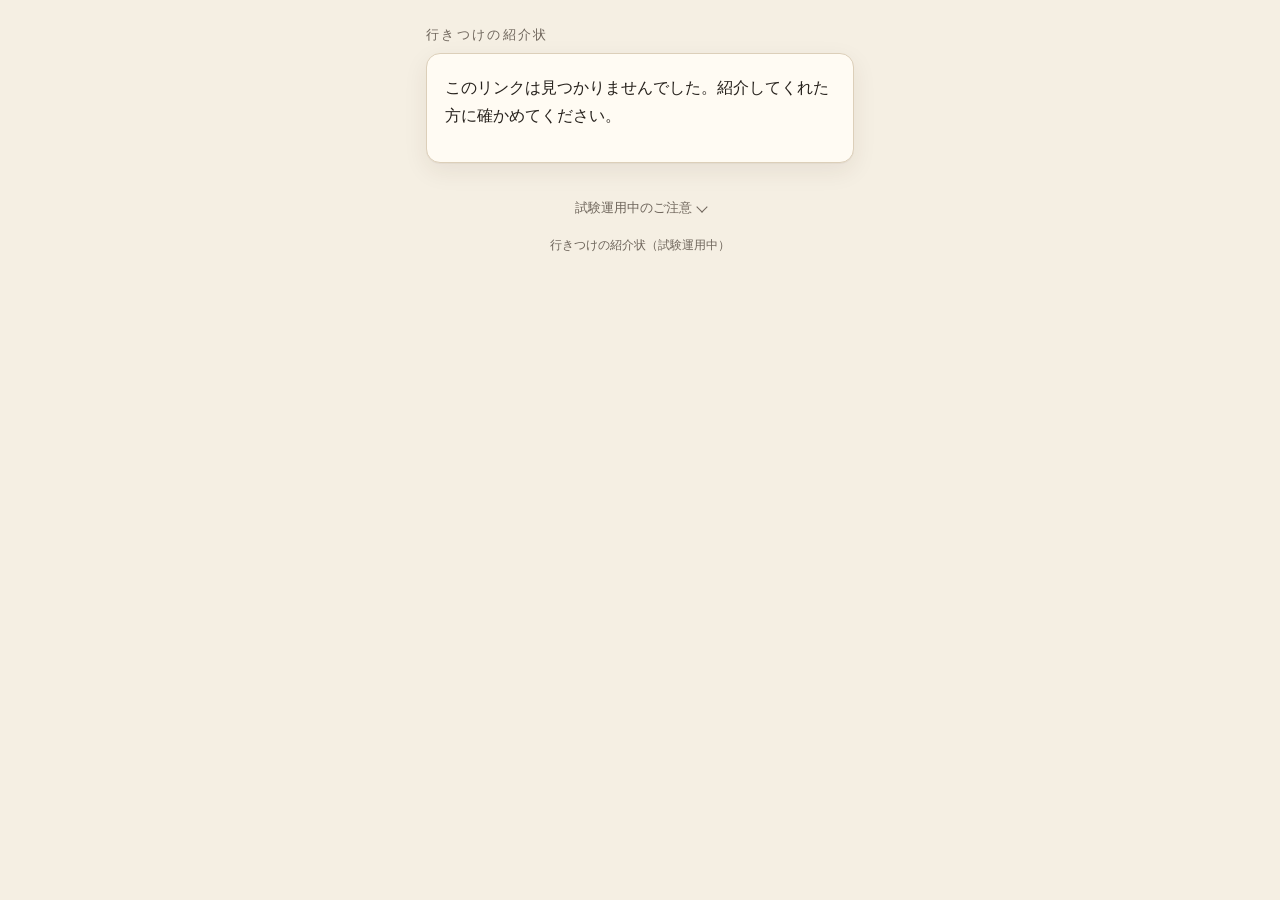
<file: docs/index.html>
<!doctype html>
<html lang="ja">
<head>
<meta charset="utf-8">
<meta name="viewport" content="width=device-width, initial-scale=1">
<meta name="robots" content="noindex, nofollow">
<meta name="referrer" content="no-referrer">
<title>紹介状を送る</title>
<link rel="stylesheet" href="style.css?v=20261027i">
</head>
<body>
<main class="wrap">
  <div id="loading" class="loading">読み込んでいます…</div>

  <div id="error" class="hidden">
    <p class="eyebrow">行きつけの紹介状</p>
    <div class="card"><p id="error-text"></p></div>
  </div>

  <div id="app" class="hidden">
    <p class="eyebrow">行きつけの紹介状を送る</p>
    <h1><span id="ref-name"></span>の紹介用ページ</h1>
    <p class="muted">紹介したいお店と、送る相手の呼び名を入れて、LINEなどで送ってください。名前を知っている相手にだけ送れます。</p>

    <section class="card">
      <h2>1. 紹介するお店</h2>
      <p class="muted">選べるのは、紹介状に参加しているお店だけです。どのお店も、紹介状で来たことを記録できるQRコードを置いています。</p>
      <button id="shop-pick" class="picker" type="button" aria-haspopup="dialog">
        <span class="picker-label" id="shop-pick-label">お店を選ぶ</span>
        <span class="picker-meta" id="shop-pick-meta"></span>
      </button>
    </section>

    <!-- お店を選ぶドロワー（下からせり上がる） -->
    <dialog id="shop-sheet" class="sheet" aria-labelledby="sheet-title">
      <div class="sheet-head">
        <h2 id="sheet-title">紹介するお店</h2>
        <button id="sheet-close" class="sheet-close" type="button" aria-label="閉じる"></button>
      </div>
      <input id="shop-filter" class="sheet-filter" type="search" placeholder="店名で探す" autocomplete="off" aria-label="店名で探す">
      <div id="shops" class="shop-list" role="group" aria-label="紹介するお店"></div>
      <p class="muted small hidden" id="shop-none">見つかりませんでした。</p>
    </dialog>

    <section id="to" class="card hidden">
      <h2>2. 送る相手</h2>
      <label class="field" for="nick">呼び名（<span id="name-max">8</span>文字まで）</label>
      <div class="name-row">
        <input id="nick" type="text" inputmode="text" autocomplete="off" placeholder="例：まっ、ケン、まっちゃんたち">
      </div>
      <div id="hons" class="chips" role="radiogroup" aria-label="敬称"></div>
      <p class="preview" id="preview" aria-live="polite"></p>
      <p class="err" id="name-err" role="alert"></p>
      <button id="make" class="btn primary" type="button" disabled>紹介状をつくる</button>
      <p class="muted">ふだん呼んでいる名前で構いません。紹介状の宛名になり、誰が行ったかを見分けるのに使います。来店のあと、しばらくして消します。</p>
    </section>

    <section id="send" class="card hidden">
      <h2>3. 送る</h2>
      <p class="muted" id="send-lead"></p>
      <a id="line" class="btn line" href="#" target="_blank" rel="noopener">LINEで送る</a>
      <button id="share" class="btn hidden" type="button">ほかのアプリで送る</button>
      <button id="copy" class="btn" type="button">リンクをコピー</button>
      <button id="show-qr" class="btn" type="button" aria-expanded="false">その場でQRを見せる</button>
      <div id="qr-box" class="hidden">
        <div id="qr" class="qr" aria-label="紹介状のQRコード"></div>
        <p class="muted" style="text-align:center">相手のスマホのカメラで読んでもらってください。</p>
      </div>
      <button id="again" class="btn" type="button">別の人にも送る</button>
    </section>

    <details class="card about">
      <summary><h2>紹介状でできること</h2></summary>

      <h3>紹介するあなたに</h3>
      <p>好きなお店を、自信をもって勧められます。誰の紹介かが相手のお店に伝わるので、紹介した人として覚えてもらいやすくなります。</p>
      <p class="muted">たとえば、こんな場面で使えます。</p>
      <ul>
        <li>ラストオーダーのあとに「この先なら、あの店がまだ開いています」と送る</li>
        <li>満席でお断りするお客さんに、近くで入れそうなお店を勧める</li>
        <li>「ラムが好きなら、あのバーのマスターに聞いてみて」と、好みに合う店を伝える</li>
      </ul>

      <h3>紹介されたお店に</h3>
      <p>信頼できるお店や常連からの紹介なので、お店の雰囲気に合うお客さんが来やすくなります。誰の紹介で来たかが分かり、宣伝の費用もかかりません。</p>
      <p class="muted">たとえば、こんな場面を想定しています。</p>
      <ul>
        <li>近くの店のマスターが勧めてくれたお客さんが、そのまま常連になる</li>
        <li>初めてのお客さんとも「あのマスターの紹介なんですね」と話が始められる</li>
        <li>紹介状で何人来たかを、あとから教えてもらえる</li>
      </ul>

      <h3>紹介を受け取った人に</h3>
      <p>初めてのお店でも、「あのお店からの紹介で来ました」と入りやすくなります。紹介状で行ったお店は、スタンプになって自分の「吉祥寺はしごパスポート」にたまっていきます。</p>

      <h3>送ったあとの流れ</h3>
      <ol>
        <li>宛名を入れてつくると、その人専用の紹介状ができます。転送されても、使えるのは一度だけです</li>
        <li>受け取った人は、お会計のときに店内のQRコードを読んで「スタンプを押す」を押します</li>
        <li>お店の手間はQRコードを置いておくだけで、費用はかかりません</li>
      </ol>
    </details>

    <div class="notice">
      このページは、<span id="ref-name-2"></span>専用です。このページのリンクそのものは、ほかの人に渡さないでください。
    </div>
  </div>

  <p class="foot">行きつけの紹介状（試験運用中）</p>
</main>
<div id="toast" role="status" aria-live="polite"></div>

<script src="config.js?v=20261027i"></script>
<script src="vendor/qrcode.js"></script>
<script src="common.js?v=20261027i"></script>
<script>
(function () {
  var S = window.Shokaijo;
  var refId = S.param('r');
  var state = { name: '', days: 30, nameMax: 8, shop: null, letter: null, busy: false };

  function $(id) { return document.getElementById(id); }

  function show(id) {
    ['loading', 'error', 'app'].forEach(function (x) { $(x).classList.toggle('hidden', x !== id); });
  }

  function fail(err) {
    $('error-text').textContent = S.message(err);
    show('error');
  }

  function count(s) { return Array.from(s).length; }
  function nick() { return $('nick').value.replace(/\s+/g, ''); }
  function hon() {
    var c = document.querySelector('input[name="hon"]:checked');
    return c ? c.value : 'さん';
  }
  function fullName(n, h) { return n + (h && h !== 'なし' ? h : ''); }

  function letterUrl(id) {
    var u = new URL('letter.html', location.href);
    // openExternalBrowser=1：LINEで開いてもふつうのブラウザで開く。お店のシールを読んだときに同じ紹介状が見つかるように
    u.search = '?id=' + encodeURIComponent(id) + '&openExternalBrowser=1';
    return u.toString();
  }

  function messageText(l) {
    return fullName(l.nickname, l.honorific) + 'へ\n' +
      l.shop.name + 'への紹介状です。\n' + letterUrl(l.id);
  }

  function hideSend() {
    state.letter = null;
    $('send').classList.add('hidden');
  }

  function canMake() {
    var n = nick();
    return !!n && count(n) <= state.nameMax && !!state.shop && !state.busy && !state.letter;
  }

  function updateName() {
    var n = nick();
    var over = count(n) > state.nameMax;
    $('name-err').textContent = over ? state.nameMax + '文字までにしてください（いま' + count(n) + '文字）' : '';
    $('preview').innerHTML = n ? '宛名：<b>' + S.esc(fullName(n, hon())) + 'へ</b>' : '';
    hideSend();               // 宛名や店を変えたら、つくった紹介状は送る欄から外す（つくり直す）
    $('make').disabled = !canMake();
    makeLabel();
  }

  // つくったあとは、押せないボタンがエラーに見えないよう、文言を変える
  function makeLabel() {
    $('make').textContent = state.letter ? 'つくりました（下から送れます）' : '紹介状をつくる';
  }

  function shopMeta(shop) {
    return [shop.area, shop.closed ? '定休日：' + shop.closed : ''].filter(Boolean).join('・');
  }

  function openSheet() {
    var d = $('shop-sheet');
    $('shop-filter').value = '';
    filterShops();
    if (d.showModal) d.showModal(); else d.setAttribute('open', '');
    // 戻る操作でページから出ないよう、開いている間は履歴を1つ積む
    history.pushState({ sheet: 1 }, '');
  }
  function closeSheet() {
    var d = $('shop-sheet');
    if (d.close) d.close(); else { d.removeAttribute('open'); onSheetClosed(); }
  }
  function onSheetClosed() {
    if (history.state && history.state.sheet) history.back();
    $('shop-pick').focus();
  }
  function filterShops() {
    var q = $('shop-filter').value.trim().toLowerCase();
    var shown = 0;
    Array.prototype.forEach.call(document.querySelectorAll('#shops .shop'), function (b) {
      var hit = !q || b.textContent.toLowerCase().indexOf(q) >= 0;
      b.classList.toggle('hidden', !hit);
      if (hit) shown++;
    });
    $('shop-none').classList.toggle('hidden', shown > 0);
  }

  function selectShop(shop, btn) {
    state.shop = shop;
    Array.prototype.forEach.call(document.querySelectorAll('.shop'), function (b) {
      b.setAttribute('aria-pressed', b === btn ? 'true' : 'false');
    });
    $('shop-pick-label').textContent = shop.name;
    $('shop-pick-meta').textContent = shopMeta(shop);
    $('shop-pick').classList.add('chosen');
    closeSheet();
    $('to').classList.remove('hidden');
    updateName();
    $('to').scrollIntoView({ behavior: 'smooth', block: 'start' });
  }

  function showSend(l) {
    state.letter = l;
    var url = letterUrl(l.id);
    $('send-lead').textContent = fullName(l.nickname, l.honorific) + 'への、' + l.shop.name + 'の紹介状ができました。この人だけに送ってください。';
    $('line').href = S.lineShareUrl(messageText(l));
    $('qr').innerHTML = S.qrSvg(url);
    $('qr-box').classList.add('hidden');
    $('show-qr').setAttribute('aria-expanded', 'false');
    $('send').classList.remove('hidden');
    $('send').scrollIntoView({ behavior: 'smooth', block: 'start' });
  }

  function render(data) {
    state.name = data.name;
    state.days = data.expiryDays || 30;
    state.nameMax = data.nameMax || 8;
    $('name-max').textContent = state.nameMax;
    Array.prototype.forEach.call(document.querySelectorAll('.days'), function (el) { el.textContent = state.days; });
    $('ref-name').textContent = data.name;
    $('ref-name-2').textContent = data.name;

    var hons = $('hons');
    hons.innerHTML = '';
    (data.honorifics || ['さん', 'ちゃん', 'くん', 'なし']).forEach(function (h, i) {
      var l = document.createElement('label');
      l.className = 'chip';
      l.innerHTML = '<input type="radio" name="hon" value="' + S.esc(h) + '"' + (i === 0 ? ' checked' : '') + '><span>' + S.esc(h) + '</span>';
      l.querySelector('input').addEventListener('change', updateName);
      hons.appendChild(l);
    });

    var box = $('shops');
    box.innerHTML = '';
    if (!data.shops.length) box.innerHTML = '<p class="muted">いま紹介できるお店はありません。</p>';
    data.shops.forEach(function (shop) {
      var b = document.createElement('button');
      b.type = 'button';
      b.className = 'shop';
      b.setAttribute('aria-pressed', 'false');
      b.innerHTML = '<span class="name">' + S.esc(shop.name) + '</span>' +
        '<span class="meta">' + S.esc(shopMeta(shop)) + '</span>';
      b.addEventListener('click', function () { selectShop(shop, b); });
      box.appendChild(b);
    });
    show('app');
  }

  $('nick').addEventListener('input', updateName);
  $('shop-pick').addEventListener('click', openSheet);
  $('sheet-close').addEventListener('click', closeSheet);
  $('shop-filter').addEventListener('input', filterShops);
  $('shop-sheet').addEventListener('close', onSheetClosed);
  // 戻る操作では、ドロワーを閉じるだけにする
  window.addEventListener('popstate', function () {
    var d = $('shop-sheet');
    if (d.open) { if (d.close) d.close(); else d.removeAttribute('open'); }
  });
  // 背景を押したら閉じる
  $('shop-sheet').addEventListener('click', function (e) { if (e.target === this) closeSheet(); });

  $('make').addEventListener('click', function () {
    if (!canMake()) return;
    var req = { shop: state.shop.id, nickname: nick(), honorific: hon() };
    state.busy = true;
    $('make').disabled = true;
    $('name-err').textContent = '';
    S.post({ action: 'issue', r: refId, s: req.shop, nickname: req.nickname, honorific: req.honorific })
      .then(function (l) {
        state.busy = false;
        // 通信中に宛名や店が変わっていたら、古い結果は出さない
        if (state.shop && state.shop.id === req.shop && nick() === req.nickname && hon() === req.honorific) { showSend(l); makeLabel(); }
      })
      .catch(function (err) {
        state.busy = false;
        $('name-err').textContent = S.message(err);
      })
      .then(function () { $('make').disabled = !canMake(); });
  });

  $('again').addEventListener('click', function () {
    $('nick').value = '';
    updateName();
    $('to').scrollIntoView({ behavior: 'smooth', block: 'start' });
    $('nick').focus();
  });

  $('copy').addEventListener('click', function () {
    if (!state.letter) return;
    S.copyText(letterUrl(state.letter.id))
      .then(function () { S.toast('リンクをコピーしました'); })
      .catch(function () { S.toast('コピーできませんでした'); });
  });

  if (navigator.share) {
    var shareBtn = $('share');
    shareBtn.classList.remove('hidden');
    shareBtn.addEventListener('click', function () {
      if (!state.letter) return;
      var l = state.letter;
      navigator.share({ title: '紹介状', text: fullName(l.nickname, l.honorific) + 'へ ' + l.shop.name + 'への紹介状です。', url: letterUrl(l.id) })
        .catch(function () { /* 閉じただけ */ });
    });
  }

  $('show-qr').addEventListener('click', function () {
    var box = $('qr-box');
    var open = box.classList.toggle('hidden') === false;
    this.setAttribute('aria-expanded', open ? 'true' : 'false');
    if (open) box.scrollIntoView({ behavior: 'smooth', block: 'center' });
  });

  if (!refId) {
    fail(new Error('referrer_not_found'));
    return;
  }
  S.get({ action: 'referrer', r: refId }).then(render).catch(fail);
})();
</script>
</body>
</html>
</file>
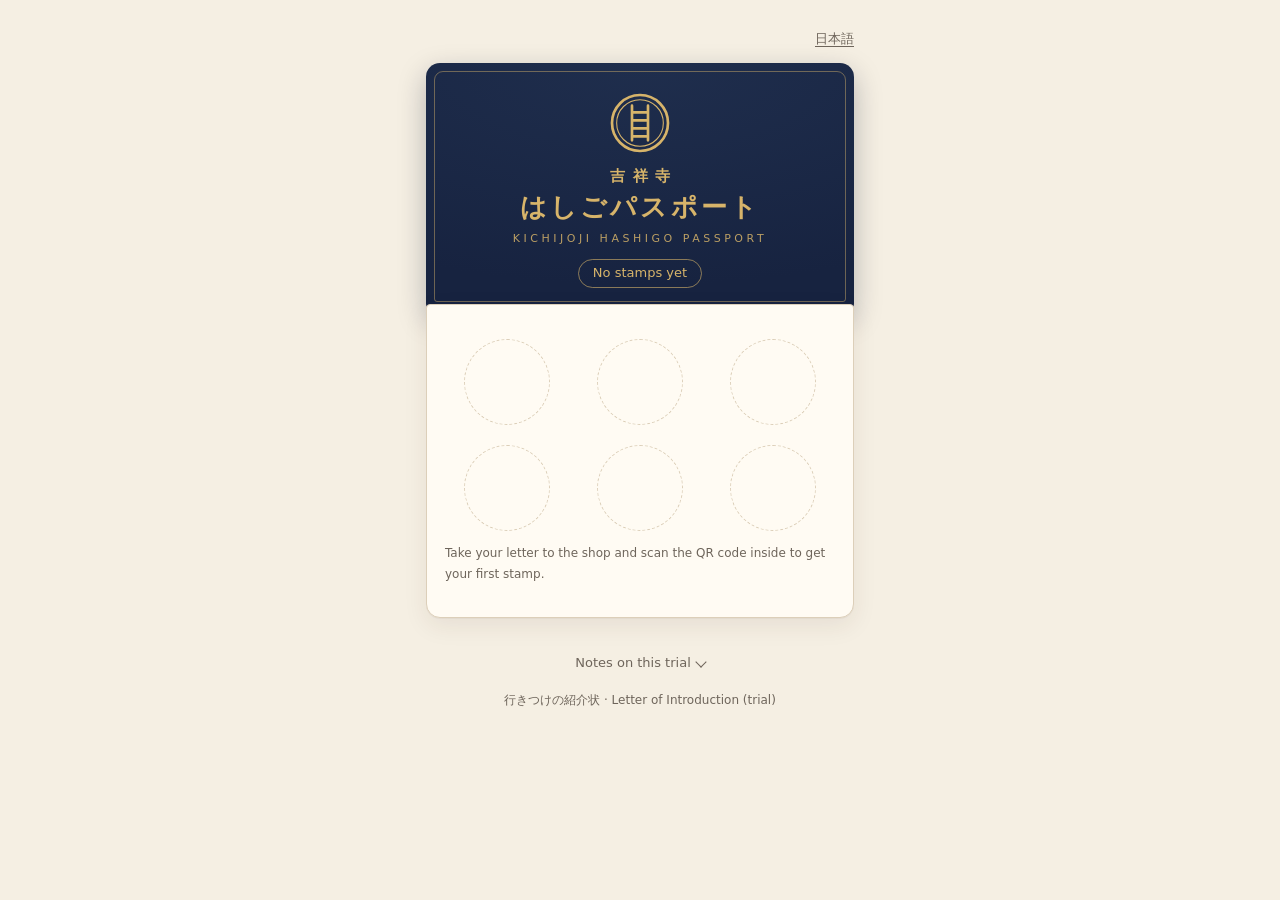
<file: docs/card.html>
<!doctype html>
<html lang="ja" data-i18n>
<head>
<meta charset="utf-8">
<meta name="viewport" content="width=device-width, initial-scale=1">
<meta name="robots" content="noindex, nofollow">
<meta name="referrer" content="no-referrer">
<title>吉祥寺はしごパスポート / Kichijoji Hashigo Passport</title>
<link rel="stylesheet" href="style.css?v=20261027i">
</head>
<body>
<main class="wrap">
  <div id="loading" class="loading" data-en="Opening your passport…">パスポートを開いています…</div>

  <div id="error" class="hidden">
    <div class="card"><p id="error-text"></p></div>
  </div>

  <!-- 自分用リンクを開いたが、このブラウザに別のパスポートがあるとき -->
  <section id="switch" class="card hidden">
    <p id="switch-text"></p>
    <button id="switch-yes" class="btn primary" type="button" data-en="Switch to this passport">このリンクのパスポートに切り替える</button>
    <button id="switch-no" class="btn" type="button" data-en="Keep my current passport">いまのパスポートのままにする</button>
    <p class="muted small" data-en="Switching will not erase the stamps on your current passport. A copy stays on this phone.">切り替えても、いまのパスポートのスタンプは消えません。このスマホの中に控えを残します。</p>
  </section>

  <div id="app" class="hidden">
    <section class="pass-cover">
      <div id="emblem"></div>
      <p class="pass-area serif">吉祥寺</p>
      <h1 class="serif">はしごパスポート</h1>
      <p class="pass-en">KICHIJOJI HASHIGO PASSPORT</p>
      <p class="pass-holder hidden" id="holder"><span>NAME</span><b id="holder-name"></b></p>
      <p class="pass-count" id="count"></p>
    </section>
    <section class="card daishi pass-page">
      <ul class="stamp-grid" id="grid"></ul>
      <p class="muted small" id="empty-note" hidden data-en="Take your letter to the shop and scan the QR code inside to get your first stamp.">紹介状を持ってお店に行き、店内のQRコードを読むと、最初のスタンプが押されます。</p>
    </section>
    <section class="card hidden" id="issue-box"></section>
    <div class="notice hidden" id="retry"><p data-en="We could not check whether this is your passport because of a connection problem.">このスマホのパスポートかどうか、通信の都合で確かめられませんでした。</p><button class="btn small" type="button" id="retry-btn" data-en="Reload">読み込み直す</button></div>
    <p class="notice view-only hidden" id="view-only" data-en="This passport is view-only. Get a stamp on this phone to start a passport of your own.">このパスポートは見るだけです。このスマホでスタンプを押すと、あなた自身のパスポートになります。</p>

    <details class="card howto hidden" id="keep">
      <summary>
        <span class="howto-title" data-en="Keep this passport">このパスポートをとっておく</span>
        <span class="howto-sub" data-en="With your private link, you can carry on even after changing phones">自分用の鍵つきリンクがあれば、スマホを替えても続きから押せます</span>
      </summary>
      <div class="howto-body" id="keep-body"></div>
    </details>
  </div>

  <p class="foot" data-en="行きつけの紹介状 · Letter of Introduction (trial)">行きつけの紹介状（試験運用中）</p>
</main>
<div id="toast" role="status" aria-live="polite"></div>

<script src="config.js?v=20261027i"></script>
<script src="common.js?v=20261027i"></script>
<script>
(function () {
  var S = window.Shokaijo;
  var id = S.param('c');
  function $(x) { return document.getElementById(x); }
  function show(x) {
    ['loading', 'error', 'app'].forEach(function (k) { $(k).classList.toggle('hidden', k !== x); });
  }

  // 表紙とスタンプ面を描く。own は「このスマホのパスポート」か
  function draw(p, own, unsure) {
    var stamps = p.stamps || [];
    $('emblem').innerHTML = S.passEmblem();
    $('holder').classList.toggle('hidden', !p.name);
    $('holder-name').textContent = p.name || '';
    var html = stamps.map(S.stampHtml).join('');
    // 押していない枠も並べて、パスポートらしく見せる（6つ単位）
    var slots = Math.max(6, Math.ceil((stamps.length + 1) / 6) * 6) - stamps.length;
    for (var i = 0; i < slots; i++) html += '<li class="stamp-cell empty" aria-hidden="true"><div class="hanko"></div></li>';
    $('grid').innerHTML = html;
    $('count').textContent = stamps.length ? S.stampCount(stamps.length) : S.L('まだスタンプはありません', 'No stamps yet');
    $('empty-note').hidden = stamps.length > 0;
    $('view-only').classList.toggle('hidden', own || unsure || !p.issued);
    $('retry').classList.toggle('hidden', !unsure);
    // 発行済みの自分のパスポートだけ、とっておく案内を出す
    var keep = own && p.issued;
    $('keep').classList.toggle('hidden', !keep);
    if (keep) {
      $('keep-body').innerHTML = S.keepBoxHtml(p.id) +
        '<details class="rename"><summary>' + S.L('ニックネームを変える', 'Change nickname') + '</summary><div id="rename-box"></div></details>';
      S.bindKeepBox($('keep-body'), p.id);
      // 名前を変えられるのは、鍵を持っているこのスマホだけ
      $('rename-box').innerHTML = S.issueFormHtml('rename');
      S.bindIssueForm($('rename-box'), p.name, function (r) {
        draw(r, true);
        $('keep').open = true;
        S.toast(S.L('ニックネームを変えました', 'Nickname changed'));
      });
    }
    // 未発行で、スタンプがある：ここで発行できる
    var canIssue = own && !p.issued && stamps.length > 0;
    $('issue-box').classList.toggle('hidden', !canIssue);
    if (canIssue) {
      $('issue-box').innerHTML = S.issueFormHtml();
      S.bindIssueForm($('issue-box'), '', function (r) {
        // 発行したら、見るためのURLに切り替える（ブックマークしてもらうため）
        history.replaceState(null, '', S.cardUrl(r.id));
        draw(r, true);
        $('keep').open = true;
        window.scrollTo({ top: 0, behavior: 'smooth' });
      });
    }
    show('app');
  }

  function fail(err) {
    $('error-text').textContent = S.message(err);
    show('error');
  }

  function load() {
  if (id) {
    // 見るためのURL：だれでも見られる。このスマホの鍵の公開IDと同じなら、自分のもの
    // 鍵があるのに確かめられなかったときは、他人扱いにせず「読み込み直す」を出す
    Promise.all([S.get({ action: 'card', card: id }), S.myPass().catch(function () { return 'unsure'; })])
      .then(function (r) { draw(r[0], !!(r[1] && r[1].id === id), r[1] === 'unsure'); })
      .catch(fail);
  } else {
    // URLなし：このスマホのパスポート。鍵がなければ白紙
    S.myPass().then(function (p) {
      if (p && p.issued) history.replaceState(null, '', S.cardUrl(p.id));
      draw(p || { stamps: [], issued: false }, !!p);
    }).catch(fail);
  }
  }

  // 自分用リンク（#k=鍵）から開いたとき：鍵を受け取り、アドレスバーからは消す
  var h = S.keyFromHash();
  function dropHash() { history.replaceState(null, '', location.pathname + location.search); }
  if (h.state === 'conflict') {
    $('loading').classList.add('hidden');
    S.myPass().then(function (cur) {
      var n = S.stampCount(cur ? cur.stamps.length : 0);
      var desc = cur && cur.issued ? S.L('「' + cur.name + '」・', '"' + cur.name + '", ') + n : n;
      if (cur && !cur.issued && !cur.stamps.length) { S.adoptKey(h.key); dropHash(); load(); return; }
      $('switch-text').textContent = S.L('このスマホには、別のパスポート（' + desc + '）があります。この自分用リンクのパスポートに切り替えますか？',
        'This phone already has another passport (' + desc + '). Switch to the passport in this private link?');
      $('switch').classList.remove('hidden');
    }).catch(function () {
      $('switch-text').textContent = S.L('このスマホには、別のパスポートがあります。この自分用リンクのパスポートに切り替えますか？', 'This phone already has another passport. Switch to the passport in this private link?');
      $('switch').classList.remove('hidden');
    });
    $('switch-yes').addEventListener('click', function () {
      S.adoptKey(h.key); dropHash(); $('switch').classList.add('hidden'); show('loading'); load();
    });
    $('switch-no').addEventListener('click', function () {
      dropHash(); $('switch').classList.add('hidden'); show('loading'); load();
    });
  } else {
    if (h.state !== 'none') dropHash();
    if (h.state === 'adopted') S.toast(S.L('このブラウザで、続きから押せるようになりました', 'You can now carry on in this browser'));
    load();
  }

  $('retry-btn').addEventListener('click', function () { location.reload(); });
  // 同じページのまま自分用リンクを開いたとき（# だけが変わる）も、読み込み直して鍵を受け取る
  window.addEventListener('hashchange', function () { if (/k=K/.test(location.hash)) location.reload(); });
})();
</script>
</body>
</html>
</file>
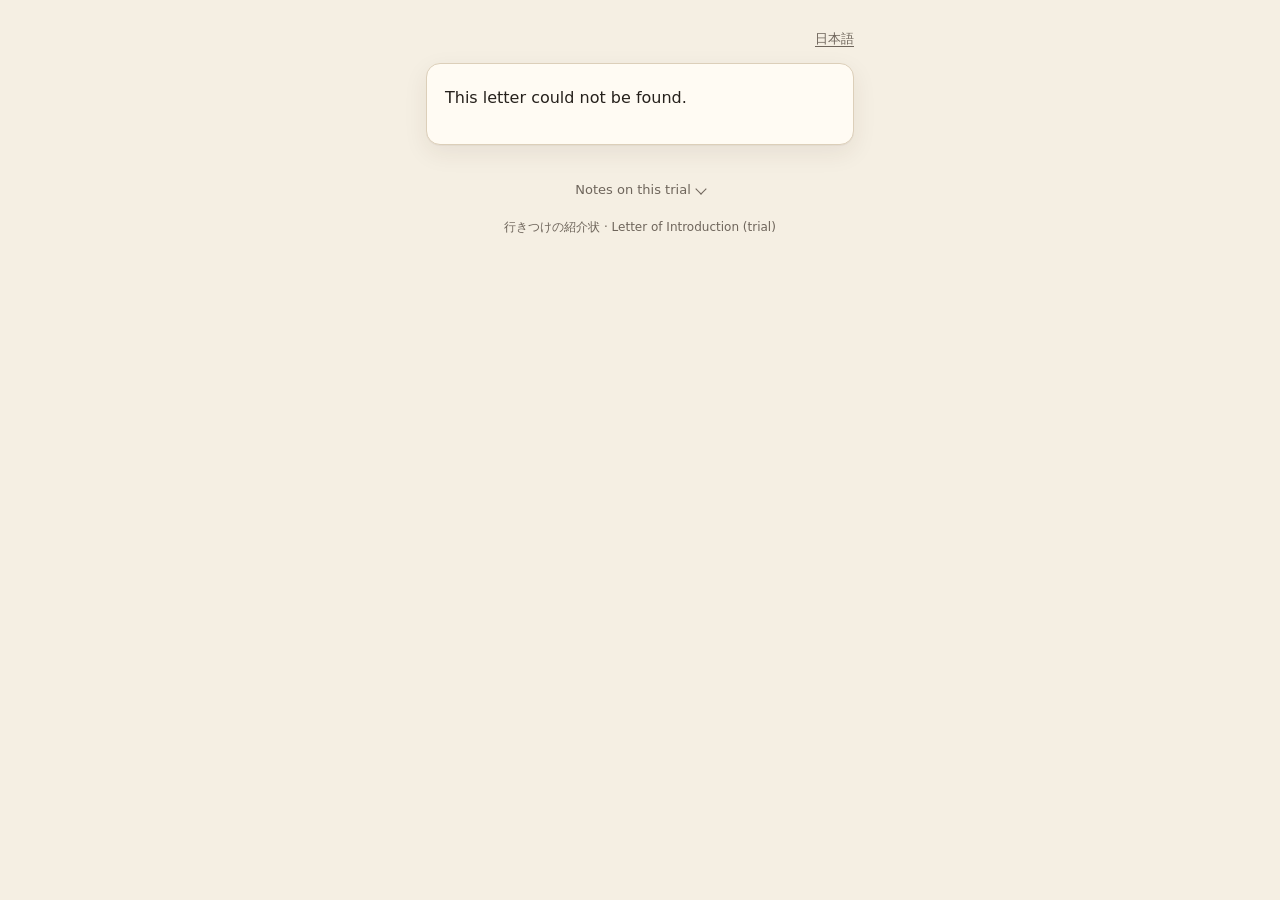
<file: docs/letter.html>
<!doctype html>
<html lang="ja" data-i18n>
<head>
<meta charset="utf-8">
<meta name="viewport" content="width=device-width, initial-scale=1">
<meta name="robots" content="noindex, nofollow">
<meta name="referrer" content="no-referrer">
<title>紹介状</title>
<link rel="stylesheet" href="style.css?v=20261027i">
</head>
<body>
<main class="wrap">
  <div id="loading" class="loading" data-en="Opening your letter…">紹介状を開いています…</div>

  <div id="error" class="hidden">
    <div class="card"><p id="error-text"></p></div>
  </div>

  <div id="app" class="hidden">

    <!-- 紹介状の本体（どの時点でも出す） -->
    <!-- 搭乗券のような券面。言葉は「紹介状」のまま、見た目だけ旅に寄せる -->
    <section class="card letter ticket" aria-labelledby="shop-name">
      <div class="ticket-head">
        <span class="ticket-brand serif">行きつけの紹介状</span>
        <span class="ticket-kind">LETTER OF INTRODUCTION</span>
      </div>
      <div class="ticket-body">
        <p class="ticket-label">DEAR</p>
        <p class="addressee serif" id="addressee"></p>
        <div class="route">
          <div class="route-from">
            <p class="ticket-label">FROM</p>
            <p class="from" id="from"></p>
          </div>
          <span class="route-arrow" aria-hidden="true"></span>
          <div class="route-to">
            <p class="ticket-label">TO</p>
            <h1 class="to serif"><span id="shop-name"></span><span class="sr-only">への紹介状</span></h1>
          </div>
        </div>
      </div>
      <!-- 営業時間や定休日は変わることがあるので出さない。地図で確かめてもらう -->
      <!-- お店に入るとき：受け取った直後だけ、券の半券側に出す -->
      <div class="ticket-stub" id="stub">
      <p class="enter-tip hidden" id="enter-tip" data-en="Once you have settled in, show this screen to the staff. They will see at a glance that &lt;span id=&quot;from-3&quot;&gt;&lt;/span&gt; sent you. It might get a conversation going, even at a place that is new to you.">お店に入って一息ついたら、この画面をお店の人に見せてみてください。一目で<span id="from-3"></span>からの紹介だとわかります。初めてのお店でも、話題に花が咲くかもしれません。</p>
      <p class="maplink" id="facts"><a id="map" href="#" target="_blank" rel="noopener" data-en="Open in Maps">地図で見る</a></p>
      </div>
    </section>

    <!-- 1. 受け取った直後：読むだけ -->
    <div id="before" class="hidden">
      <!-- お会計のとき：QRコードの読み方（最初は閉じておく） -->
      <details class="card howto" id="howto">
        <summary>
          <span class="howto-title" data-en="When you pay">お会計のときに</span>
          <span class="howto-sub" data-en="Scan the QR code in the shop to get a visit stamp">店内のQRコードを読むと、来店スタンプが押されます</span>
        </summary>
        <div class="howto-body">
          <p data-en="Scan the &quot;Letter of Introduction&quot; QR code in the shop with your phone camera, then tap &quot;Get your stamp&quot;. Each shop you visit with a letter adds a stamp to your own Kichijoji Hashigo Passport.">スマホのカメラで、店内にある「行きつけの紹介状」のQRコードを読み、「スタンプを押す」を押してください。紹介状で行ったお店の来店スタンプが、あなた専用の「吉祥寺はしごパスポート」にたまっていきます。</p>
        </div>
      </details>
      <a class="pass-mini hidden" id="mycard-before" href="card.html"></a>
    </div>

    <!-- 2. 帰り際：シールから開いたとき -->
    <section id="visit-card" class="card visit hidden">
      <h2 data-en="Get a stamp to remember your visit">来店記念にスタンプを押しましょう</h2>
      <p data-en="Every shop you visit in Kichijoji lines up in your own passport. Show your bar-hopping record to your friends.">吉祥寺で行ったお店が、あなた専用のパスポートに並んでいきます。はしごの記録は、友だちに見せて自慢できます。</p>
      <p class="err" id="visit-err" role="alert"></p>
      <button id="visit-btn" class="btn primary" type="button" data-en="Get your stamp">スタンプを押す</button>
      <p class="muted small" data-en="You can do this when you pay, or after you leave.">お会計のときでも、お店を出てからでも押せます。</p>
    </section>

    <!-- 3. 押したあと -->
    <section id="used" class="card stamp hidden" aria-live="polite">
      <!-- このスマホで押した人にだけ、スタンプとお礼を出す -->
      <div id="used-mine">
        <p class="notice again hidden" id="used-again"></p>
      <ul class="stamp-one" id="used-stamp"></ul>
        <p class="greet serif" id="used-name"></p>
        <p class="muted small" data-en="Stamped: &lt;span id=&quot;used-at&quot;&gt;&lt;/span&gt;">押した日時：<span id="used-at"></span></p>
        <!-- スタンプに添えるひとこと：選ぶとすぐ保存。選び直せる -->
        <div class="ask words-box">
          <p class="ask-title" data-en="Add a word to your stamp">スタンプにひとこと添える</p>
          <div id="words" class="chips" role="group" aria-label="スタンプに添えるひとこと（1つ）"></div>
          <p class="err" id="words-err" role="alert"></p>
          <p class="muted small" id="words-note" data-en="Pick one. It is added right away, and you can change it later.">1つ選ぶと、すぐスタンプに添えられます。あとから変えられます。</p>
        </div>
      </div>
      <!-- 転送された人など、このスマホで押していない人 -->
      <p id="used-other" class="hidden" data-en="This letter has already been used. Ask the person who introduced you for a new one.">この紹介状は使用済みです。紹介してくれた人に、新しい紹介状を頼んでみてください。</p>
    </section>

    <!-- はしごパスポート：未発行なら発行の欄、発行済みなら表紙 -->
    <section class="card card-box hidden" id="card-box"></section>

    <!-- 来店の問い：このスマホで押した人に、答えていなければ畳んで出す（開かなくてよい） -->
    <details class="card howto ask-drawer hidden" id="ask">
      <summary>
        <span class="howto-title" data-en="Mind telling us? (optional)">よかったら教えてください（任意）</span>
        <span class="howto-sub" data-en="It helps us improve the letters">紹介状の改善に役立てます</span>
      </summary>
      <div class="howto-body" id="ask-body">
        <div id="ask-from-box">
          <p class="ask-q" data-en="Where did you come from today?">どちらから来ましたか</p>
          <div class="chips" id="ask-from" role="radiogroup" aria-label="どちらから来ましたか"></div>
        </div>
        <p class="ask-q" data-en="Without this introduction, what would you have done tonight?">この紹介がなかったら、今夜はどうしていましたか</p>
        <div class="chips" id="ask-else" role="radiogroup" aria-label="この紹介がなかったら"></div>
        <p class="err" id="ask-err" role="alert"></p>
        <button class="btn primary" type="button" id="ask-send" disabled data-en="Save my answers">回答を保存する</button>
      </div>
    </details>
    <p class="ask-thanks hidden" id="ask-thanks" data-en="Thank you for your answers.">ご回答ありがとうございました。</p>


    <!-- 期限切れ・停止 -->
    <section id="closed-state" class="card hidden">
      <p id="closed-text"></p>
    </section>
  </div>

  <p class="foot" data-en="行きつけの紹介状 · Letter of Introduction (trial)">行きつけの紹介状（試験運用中）</p>
</main>
<div id="toast" role="status" aria-live="polite"></div>

<script src="config.js?v=20261027i"></script>
<script src="common.js?v=20261027i"></script>
<script>
(function () {
  var S = window.Shokaijo;
  var letter = null;
  var at = S.param('at');          // お店のシールから来たときの店ID
  var justPressed = null;         // このスマホで、いま押したときのパスポートの様子（visit の結果）

  function $(id) { return document.getElementById(id); }

  function show(id) {
    ['loading', 'error', 'app'].forEach(function (x) { $(x).classList.toggle('hidden', x !== id); });
  }

  function fail(err) {
    $('error-text').textContent = S.message(err);
    show('error');
  }

  function fullName(nick, hon) {
    if (!nick) return '';
    if (S.en) return nick;   // 英語のときは敬称を付けない
    return nick + (hon && hon !== 'なし' ? hon : '');
  }

  function pickedWords() {
    return Array.prototype.map.call(document.querySelectorAll('input[name="word"]:checked'), function (c) { return c.value; });
  }

  function drawStamp(d, words) {
    $('used-stamp').innerHTML = S.stampHtml({ shop: d.shop.name, map: d.shop.mapQuery || d.shop.name, from: d.from, date: d.usedAt, words: words }, 0);
  }

  // スタンプに添えるひとこと。押した本人だけ。選ぶたびに保存し、スタンプの絵にもすぐ出す
  var wordsTimer = null, wordsSeq = 0;
  function renderWords(d) {
    var box = $('words');
    box.innerHTML = '';
    var current = (d.words || [])[0] || '';
    (d.wordChoices || []).forEach(function (w) {
      var l = document.createElement('label');
      l.className = 'chip';
      l.innerHTML = '<input type="checkbox" name="word" value="' + S.esc(w) + '"><span>' + S.wordIcon(w) + S.esc(S.label(w)) + '</span>';
      l.querySelector('input').checked = w === current;
      l.querySelector('input').addEventListener('change', function (e) {
        // ひとことは1つだけ。選んだら、ほかは外す（同じものをもう一度押せば外れる）
        if (e.target.checked) Array.prototype.forEach.call(document.querySelectorAll('input[name="word"]'), function (x) { if (x !== e.target) x.checked = false; });
        saveWords(d);
      });
      box.appendChild(l);
    });
  }
  function saveWords(d) {
    var words = pickedWords();
    drawStamp(d, words);
    $('words-err').textContent = '';
    clearTimeout(wordsTimer);
    // 続けて選んだときは、最後の選び方だけを送る
    wordsTimer = setTimeout(function () {
      var seq = ++wordsSeq;
      S.post({ action: 'words', id: d.id, key: S.myKey(), words: words })
        .then(function (r) { if (seq === wordsSeq) { d.words = r.words; S.toast(S.L('スタンプに添えました', 'Added to your stamp')); } })
        .catch(function (e) { if (seq === wordsSeq) $('words-err').textContent = S.message(e); });
    }, 600);
  }

  function render(d) {
    letter = d;
    S.rememberLetter(d.id, d.shop.id, { name: d.shop.name });
    var name = fullName(d.nickname, d.honorific);

    $('addressee').textContent = name;
    $('addressee').previousElementSibling.classList.toggle('hidden', !name);
    $('addressee').classList.toggle('hidden', !name);
    $('from').textContent = d.from;
    $('from-3').textContent = d.from;
    Array.prototype.forEach.call(document.querySelectorAll('.from-name'), function (el) { el.textContent = d.from; });
    $('shop-name').textContent = d.shop.name;
    $('map').href = S.mapUrl(d.shop.mapQuery || d.shop.name);
    document.title = S.L(d.shop.name + 'への紹介状', 'Letter to ' + d.shop.name);

    var unused = d.status === 'unused';
    var atShop = unused && !!at;

    // 1. 受け取った直後 / 2. 帰り際 / 3. 押したあと を出し分ける
    $('before').classList.toggle('hidden', !unused || atShop);
    $('enter-tip').classList.toggle('hidden', !unused || atShop);
    $('visit-card').classList.toggle('hidden', !atShop);
    $('used').classList.toggle('hidden', d.status !== 'used');
    $('closed-state').classList.toggle('hidden', d.status !== 'stopped');
    // 帰り際とそのあとは、お店の案内（営業時間など）はもう要らない
    $('facts').classList.toggle('hidden', atShop || d.status === 'used');
    // 下に何も出さない時点では、区切り線と余白も消す
    document.querySelector('.letter').classList.toggle('compact', atShop || d.status === 'used');

    // 受け取った直後は「スタンプを押す」を出さない（シールを読んだときだけ）

    var mine = d.status === 'used' && (!!justPressed || S.pressedHere(d.id));
    $('used-mine').classList.toggle('hidden', !mine);
    $('used-other').classList.toggle('hidden', d.status !== 'used' || mine);
    if (d.status === 'used' && mine) {
      $('used-name').innerHTML = S.L(S.esc(d.shop.name) + 'の<br>スタンプを押しました', 'Your stamp from<br>' + S.esc(d.shop.name));
      $('used-at').textContent = d.usedAt;
      drawStamp(d, d.words);
      renderWords(d);
    }
    $('used').classList.toggle('just-pressed', !!justPressed);
    // もう一度QRを読んだとき：今日押したのではないことをはっきり伝える
    var again = mine && !!at && !justPressed;
    $('used-again').classList.toggle('hidden', !again);
    if (again) $('used-again').textContent = S.L('この紹介状のスタンプは、' + S.jpDate(d.usedAt) + 'に押してあります。紹介状1枚につき、スタンプは1つです。',
      'The stamp for this letter was collected on ' + S.jpDate(d.usedAt) + '. Each letter gets one stamp.');

    renderAsk(d, mine);

    // はしごパスポート：このスマホで押したときだけ（転送された人には出さない）
    $('card-box').classList.add('hidden');
    if (mine) {
      if (justPressed) renderPassBox(justPressed, false);
      else S.myPass().then(function (p) { renderPassBox(p, false); }).catch(function () {});
    }

    // 入り口は、パスポートがまだない人にも出す（開くと白紙のパスポート）
    var showBefore = unused && !atShop;
    $('mycard-before').classList.toggle('hidden', !showBefore);
    if (showBefore) {
      $('mycard-before').innerHTML = S.passMiniHtml(null);
      S.myPass().then(function (p) {
        $('mycard-before').innerHTML = S.passMiniHtml(p);
        $('mycard-before').href = S.cardUrl(p && p.issued ? p.id : '');
      }).catch(function () {});
    }
    if (d.status === 'stopped') $('closed-text').textContent = S.L('この紹介状は、いまは使えません。', 'This letter cannot be used right now.');
    if (d.status === 'expired') $('closed-text').textContent = S.L('この紹介状は、いまは使えません。紹介してくれた人に、新しい紹介状を頼んでみてください。', 'This letter cannot be used right now. Ask the person who introduced you for a new one.');
    $('closed-state').classList.toggle('hidden', d.status !== 'stopped' && d.status !== 'expired');
    show('app');
  }

  // 来店の問い：どこからは、このスマホで一度答えたら聞かない。紹介がなかったらは紹介状ごとに聞く
  function renderAsk(d, mine) {
    var show = mine && !S.answered(d.id) && (d.answerElse || []).length > 0;
    $('ask').classList.toggle('hidden', !show);
    if (!show) return;
    $('ask-thanks').classList.add('hidden');
    var askFrom = !S.fromAnswered();
    $('ask-from-box').classList.toggle('hidden', !askFrom);
    function chips(box, name, list) {
      box.innerHTML = list.map(function (v) {
        return '<label class="chip"><input type="radio" name="' + name + '" value="' + S.esc(v) + '"><span>' + S.esc(S.label(v)) + '</span></label>';
      }).join('');
    }
    chips($('ask-from'), 'ask-from', d.answerFrom || []);
    chips($('ask-else'), 'ask-else', d.answerElse || []);
    function picked(name) { var c = document.querySelector('input[name="' + name + '"]:checked'); return c ? c.value : ''; }
    function update() { $('ask-send').disabled = !(picked('ask-from') || picked('ask-else')); }
    Array.prototype.forEach.call(document.querySelectorAll('#ask input'), function (i) { i.addEventListener('change', update); });
    $('ask-send').onclick = function () {
      var btn = this;
      btn.disabled = true;
      $('ask-err').textContent = '';
      var from = askFrom ? picked('ask-from') : '';
      function done() {
        S.markAnswered(d.id, !!from);
        // 答えたら畳みごと消して、お礼を一行だけ残す
        $('ask').classList.add('hidden');
        $('ask-thanks').classList.remove('hidden');
      }
      S.post({ action: 'answer', id: d.id, key: S.myKey(), from: from, else: picked('ask-else') })
        .then(done)
        .catch(function (e) {
          // 通信が切れて送り直したときなど、もう記録されていれば答えたことにする
          if (e && e.message === 'already_answered') { done(); return; }
          $('ask-err').textContent = S.message(e); update();
        });
    };
  }

  // 押したあとのパスポート欄。未発行なら発行の欄、発行済みなら表紙（発行した直後は、とっておく案内も）
  function renderPassBox(p, justIssued) {
    var box = $('card-box');
    if (!p) { box.classList.add('hidden'); return; }
    var lead = '';
    var unsaved = S.keyIsSaved() ? '' :
      '<p class="notice warn small">' + S.L('このブラウザでは、パスポートの情報を保存できません。次に押すときは新しいパスポートになるので、発行したら今のうちにリンクを送っておいてください。',
        'This browser cannot save your passport. Your next stamp would start a new passport, so after issuing it, send yourself the link now.') + '</p>';
    if (!p.issued) {
      box.innerHTML = lead + unsaved + S.issueFormHtml();
      S.bindIssueForm(box, '', function (r) { renderPassBox(r, true); });
    } else {
      box.innerHTML = (justIssued ? '<p><b>' + S.L('パスポートを発行しました。', 'Your passport has been issued.') + '</b></p>' : lead) +
        '<a class="pass-mini" href="' + S.esc(S.cardUrl(p.id)) + '">' + S.passMiniHtml(p) + '</a>' +
        (justIssued ? S.keepBoxHtml(p.id) : '') + unsaved;
      S.bindKeepBox(box, p.id);
    }
    box.classList.remove('hidden');
  }

  function load(id) {
    return S.get({ action: 'letter', id: id }).then(function (d) {
      if (d.status === 'used' && !S.pressedHere(d.id) && S.pendingHere(d.id) && S.myKey()) {
        // 押した直後に応答が届かなかった：同じ鍵で送り直すと、本人なら1回目と同じ結果が返る
        return S.post({ action: 'visit', id: d.id, at: d.shop.id, words: [], key: S.myKey() })
          .then(function (r) { S.rememberLetter(r.id, r.shop.id, { pressed: true }); justPressed = r.pass || null; render(r); })
          .catch(function () { S.rememberLetter(d.id, d.shop.id, { pending: false }); render(d); });
      }
      render(d);
    });
  }

  $('visit-btn').addEventListener('click', function () {
    var btn = this;
    btn.disabled = true;
    $('visit-err').textContent = '';
    // 鍵は押す前にこのスマホで作っておく。応答が届かなくても、押し直せば同じ結果が返る
    S.rememberLetter(letter.id, letter.shop.id, { pending: true });
    S.post({ action: 'visit', id: letter.id, at: at, words: [], key: S.ensureKey() })
      .then(function (d) {
        S.rememberLetter(d.id, d.shop.id, { pressed: true });
        justPressed = d.pass || null;
        render(d);
        window.scrollTo({ top: 0, behavior: 'smooth' });
      })
      .catch(function (err) {
        $('visit-err').textContent = S.message(err);
        if (err.message !== 'wrong_shop' && err.message !== 'network') load(letter.id).catch(function () {});
      })
      .then(function () { btn.disabled = false; });
  });

  var id = S.param('id');
  if (!id) {
    // 以前の形のリンク（?k=…&s=…）は、もう紹介状をつくらない
    fail(new Error(S.param('k') ? 'old_link' : 'letter_not_found'));
    return;
  }
  load(id).catch(fail);
})();
</script>
</body>
</html>
</file>
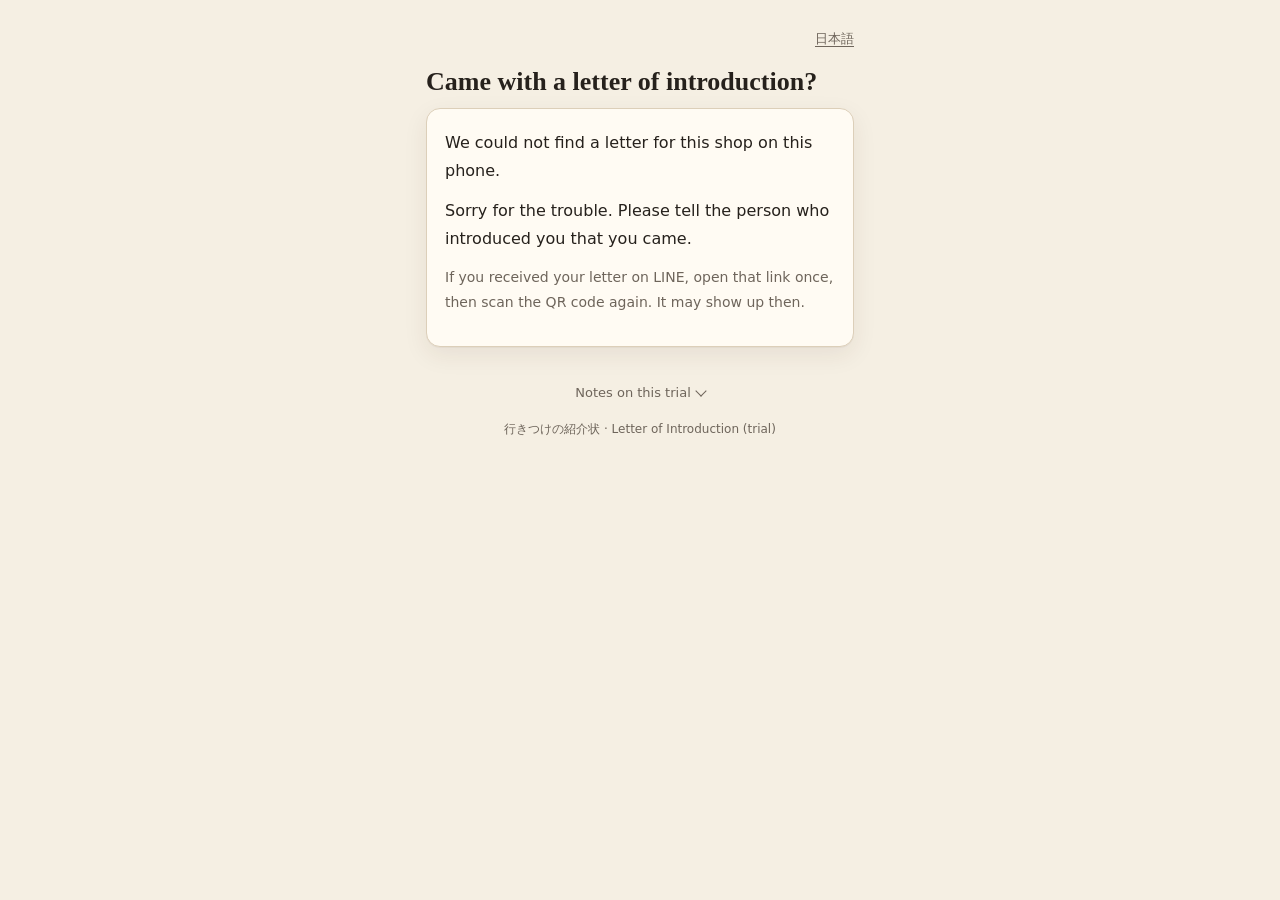
<file: docs/visit.html>
<!doctype html>
<html lang="ja" data-i18n>
<head>
<meta charset="utf-8">
<meta name="viewport" content="width=device-width, initial-scale=1">
<meta name="robots" content="noindex, nofollow">
<meta name="referrer" content="no-referrer">
<title>紹介状</title>
<link rel="stylesheet" href="style.css?v=20261027i">
</head>
<body>
<main class="wrap">
  <div id="loading" class="loading" data-en="Looking for your letter…">紹介状を探しています…</div>

  <div id="none" class="hidden">
    <h1 data-en="Came with a letter of introduction?">紹介状で来られた方へ</h1>
    <!-- ほかのお店への紹介状があるとき：まず、どこ宛てかを伝える -->
    <section class="card hidden" id="other-box">
      <p class="other-lead" id="other-lead"></p>
      <div id="other-links"></div>
      <p class="muted small" data-en="You cannot get a stamp with the QR code of a shop other than the one on your letter.">紹介状の行き先と違うお店のQRコードでは、スタンプは押せません。</p>
    </section>
    <section class="card" id="none-box">
      <p id="none-lead" data-en="We could not find a letter for this shop on this phone.">このスマホでは、このお店への紹介状が見つかりませんでした。</p>
      <p data-en="Sorry for the trouble. Please tell the person who introduced you that you came.">お手数ですが、紹介してくれた人に、お店に行ったことを直接伝えてください。</p>
      <p class="muted" data-en="If you received your letter on LINE, open that link once, then scan the QR code again. It may show up then.">紹介状をLINEで受け取った方は、一度そのリンクを開いてから、もう一度QRコードを読むと見つかることがあります。</p>
    </section>
  </div>

  <p class="foot" data-en="行きつけの紹介状 · Letter of Introduction (trial)">行きつけの紹介状（試験運用中）</p>
</main>

<script src="config.js?v=20261027i"></script>
<script src="common.js?v=20261027i"></script>
<script>
(function () {
  var S = window.Shokaijo;
  var shop = S.param('s');

  var netError = false;

  function showNone() {
    if (netError) document.getElementById('none-lead').textContent = S.L('通信できず、紹介状を確かめられませんでした。電波のよいところで、もう一度QRコードを読んでください。', 'We could not check your letter because of a connection problem. Please scan the QR code again where the signal is better.');
    // このスマホにある、ほかのお店宛てのまだ押していない紹介状
    var others = all.filter(function (x) { return x.shop !== shop && !x.pressed; }).slice(0, 3);
    var box = document.getElementById('other-box');
    if (others.length && !netError) {
      var names = others.map(function (x) { return x.name || S.L('別のお店', 'another shop'); });
      document.getElementById('other-lead').innerHTML = S.L('このスマホにある紹介状は、<b>', 'The letters on this phone are for <b>') +
        names.map(S.esc).join(S.L('</b>・<b>', '</b>, <b>')) + S.L('</b>宛てです。', '</b>.');
      document.getElementById('other-links').innerHTML = others.map(function (x) {
        return '<a class="btn" href="letter.html?id=' + encodeURIComponent(x.id) + '">' + S.L(S.esc(x.name || '別のお店') + 'への紹介状を開く', 'Open the letter for ' + S.esc(x.name || 'another shop')) + '</a>';
      }).join('');
      box.classList.remove('hidden');
      document.getElementById('none-box').classList.add('hidden');
    }
    document.getElementById('loading').classList.add('hidden');
    document.getElementById('none').classList.remove('hidden');
  }

  function go(id) {
    var u = new URL('letter.html', location.href);
    u.search = '?id=' + encodeURIComponent(id) + '&at=' + encodeURIComponent(shop);
    location.replace(u.toString());
  }

  var all = S.rememberedLetters();
  var here = all.filter(function (x) { return x.shop === shop; });
  if (!shop || !here.length) {
    showNone();
    return;
  }

  // 新しい順に見て、まだ使っていない紹介状があればそれを開く。なければ一番新しいもの（使用済みの表示）
  var i = 0;
  var firstFound = null;
  (function next() {
    if (i >= here.length) {
      if (firstFound) go(firstFound); else showNone();
      return;
    }
    var id = here[i++].id;
    S.get({ action: 'letter', id: id }).then(function (d) {
      if (!firstFound) firstFound = id;
      if (d.status === 'unused') go(id); else next();
    }).catch(function (err) {
      if (err && err.message === 'network') netError = true;
      next();
    });
  })();
})();
</script>
</body>
</html>
</file>
<file: docs/style.css>
:root {
  --paper: #f5efe3;
  --card: #fffbf3;
  --ink: #26211c;
  --muted: #6e655b;
  --line: #dccfb9;
  --accent: #b0412b;
  --accent-ink: #ffffff;
  --soft: #f0e6d4;
  --ok: #2f6b4f;
  --warn: #8a5a12;
  --shadow: 0 1px 0 rgba(60, 40, 20, 0.04), 0 8px 24px rgba(60, 40, 20, 0.08);
  color-scheme: light;
}

@media (prefers-color-scheme: dark) {
  :root:not([data-theme="light"]) {
    --paper: #191714;
    --card: #23201c;
    --ink: #eee6d8;
    --muted: #b1a796;
    --line: #3a342d;
    --accent: #e07158;
    --accent-ink: #1b1512;
    --soft: #2c2823;
    --ok: #7cc3a0;
    --warn: #e0b45f;
    --shadow: 0 8px 24px rgba(0, 0, 0, 0.35);
    color-scheme: dark;
  }
}

:root[data-theme="dark"] {
  --paper: #191714;
  --card: #23201c;
  --ink: #eee6d8;
  --muted: #b1a796;
  --line: #3a342d;
  --accent: #e07158;
  --accent-ink: #1b1512;
  --soft: #2c2823;
  --ok: #7cc3a0;
  --warn: #e0b45f;
  --shadow: 0 8px 24px rgba(0, 0, 0, 0.35);
  color-scheme: dark;
}

* { box-sizing: border-box; }

html, body { margin: 0; }

body {
  background: var(--paper);
  color: var(--ink);
  font-family: "Hiragino Sans", "Noto Sans JP", "Noto Sans CJK JP", system-ui, sans-serif;
  font-size: 16px;
  line-height: 1.75;
  -webkit-text-size-adjust: 100%;
}

.wrap {
  max-width: 460px;
  margin: 0 auto;
  padding: 24px 16px 56px;
}

.eyebrow {
  margin: 0 0 6px;
  font-size: 13px;
  letter-spacing: 0.18em;
  color: var(--muted);
}

h1, h2, .serif {
  font-family: "Hiragino Mincho ProN", "Noto Serif JP", "Noto Serif CJK JP", "Yu Mincho", serif;
  font-weight: 600;
}

h1 { font-size: 26px; line-height: 1.45; margin: 0 0 8px; }
h2 { font-size: 18px; margin: 0 0 10px; }

p { margin: 0 0 12px; }

.muted { color: var(--muted); font-size: 14px; }

.card {
  background: var(--card);
  border: 1px solid var(--line);
  border-radius: 14px;
  padding: 20px 18px;
  margin: 0 0 16px;
  box-shadow: var(--shadow);
}

/* 紹介状の本体：便箋らしく */
.letter {
  position: relative;
  padding: 26px 20px 22px;
  border-radius: 6px;
  background: var(--card);
}
.letter .to { padding-bottom: 12px; border-bottom: 1px solid var(--line); }
.letter::before {
  content: "";
  position: absolute;
  inset: 6px;
  border: 1px solid var(--line);
  border-radius: 3px;
  pointer-events: none;
}
.letter .from { font-size: 15px; color: var(--muted); margin-bottom: 4px; }
.letter .to { font-size: 28px; line-height: 1.4; margin: 0 0 14px; }
.letter .to small { font-size: 16px; font-weight: 500; }

.facts { display: grid; grid-template-columns: auto 1fr; gap: 4px 14px; margin: 0 0 12px; font-size: 15px; }
.facts dt { color: var(--muted); }
.facts dd { margin: 0; }

.expiry {
  display: inline-block;
  margin-top: 6px;
  padding: 4px 12px;
  border-radius: 999px;
  background: var(--soft);
  font-size: 14px;
}

.btn {
  display: flex;
  align-items: center;
  justify-content: center;
  gap: 8px;
  width: 100%;
  min-height: 48px;
  padding: 10px 16px;
  margin: 0 0 10px;
  border: 1px solid var(--line);
  border-radius: 12px;
  background: var(--card);
  color: var(--ink);
  font: inherit;
  font-size: 16px;
  text-decoration: none;
  cursor: pointer;
}
.btn:disabled { opacity: 0.5; cursor: default; }
.btn.primary { background: var(--accent); border-color: var(--accent); color: var(--accent-ink); font-weight: 600; }
.btn.line { background: #06c755; border-color: #06c755; color: #fff; font-weight: 600; }
.btn.small { min-height: 40px; font-size: 15px; width: auto; display: inline-flex; margin: 0; }
.btn:focus-visible, input:focus-visible, select:focus-visible, .chip input:focus-visible + span {
  outline: 3px solid color-mix(in srgb, var(--accent) 45%, transparent);
  outline-offset: 2px;
}

a { color: var(--accent); }

label.field { display: block; font-weight: 600; margin: 0 0 6px; }

.name-row { display: flex; gap: 8px; align-items: stretch; margin: 0 0 8px; }
.name-row input {
  flex: 1 1 auto;
  min-width: 0;
  min-height: 48px;
  padding: 8px 12px;
  border: 1px solid var(--line);
  border-radius: 12px;
  background: var(--paper);
  color: var(--ink);
  font: inherit;
  font-size: 20px;
}
.chips { display: flex; flex-wrap: wrap; gap: 6px; margin: 0 0 10px; }
.chip { position: relative; }
.chip input { position: absolute; opacity: 0; inset: 0; margin: 0; cursor: pointer; }
.chip span {
  display: inline-block;
  min-width: 64px;
  text-align: center;
  padding: 8px 12px;
  border: 1px solid var(--line);
  border-radius: 999px;
  background: var(--paper);
  font-size: 15px;
}
.chip input:checked + span { background: var(--ink); color: var(--paper); border-color: var(--ink); }

.preview { font-size: 15px; margin: 0 0 12px; }
.preview b { font-size: 18px; }

.shop-list { display: grid; gap: 10px; margin: 0 0 16px; }
.shop {
  display: block;
  width: 100%;
  text-align: left;
  padding: 14px 16px;
  border: 1px solid var(--line);
  border-radius: 12px;
  background: var(--card);
  color: var(--ink);
  font: inherit;
  cursor: pointer;
}
.shop .name { font-size: 18px; font-weight: 600; display: block; }
.shop .meta { font-size: 13px; color: var(--muted); }
.shop[aria-pressed="true"] { border-color: var(--accent); box-shadow: 0 0 0 2px color-mix(in srgb, var(--accent) 35%, transparent); }

.qr { display: flex; justify-content: center; padding: 12px; background: #fff; border-radius: 12px; margin: 0 0 10px; }
.qr svg { width: 220px; height: 220px; }

.code-input {
  width: 100%;
  min-height: 56px;
  font: inherit;
  font-size: 28px;
  letter-spacing: 0.5em;
  text-align: center;
  border: 1px solid var(--line);
  border-radius: 12px;
  background: var(--paper);
  color: var(--ink);
  margin: 0 0 10px;
}

.stamp {
  text-align: center;
  padding: 28px 16px;
}
.stamp .seal {
  display: inline-grid;
  place-items: center;
  width: 92px;
  height: 92px;
  border: 3px solid var(--accent);
  border-radius: 50%;
  color: var(--accent);
  font-family: "Hiragino Mincho ProN", "Noto Serif JP", "Noto Serif CJK JP", serif;
  font-weight: 700;
  font-size: 20px;
  transform: rotate(-8deg);
  margin-bottom: 12px;
}
.greet { font-size: 26px; margin: 4px 0 6px; }

.about summary {
  display: flex;
  align-items: center;
  justify-content: space-between;
  gap: 12px;
  min-height: 32px;
  cursor: pointer;
  list-style: none;
}
.about summary::-webkit-details-marker { display: none; }
.about summary h2 { margin: 0; }
.about summary::after {
  content: "";
  flex: 0 0 auto;
  width: 10px;
  height: 10px;
  border-right: 2px solid var(--muted);
  border-bottom: 2px solid var(--muted);
  transform: rotate(45deg) translateY(-3px);
  transition: transform 0.2s;
}
.about[open] summary::after { transform: rotate(-135deg) translateY(-3px); }
.about[open] summary { margin-bottom: 8px; }
.about h3 { font-size: 16px; margin: 18px 0 6px; }
.about h3:first-of-type { margin-top: 4px; }
.about ul, .about ol { margin: 0 0 8px; padding-left: 1.3em; font-size: 15px; }
.about li { margin-bottom: 4px; }

/* 紹介状の本体をいちばん目立たせる */
.letter { box-shadow: 0 1px 0 rgba(60, 40, 20, 0.04), 0 14px 36px rgba(60, 40, 20, 0.14); margin-bottom: 20px; }


/* お店での使い方（アコーディオン） */
.howto { padding: 0; box-shadow: none; }
.howto > summary {
  display: flex; flex-direction: column; gap: 2px;
  padding: 16px 44px 16px 18px;
  cursor: pointer; list-style: none; position: relative;
}
.howto > summary::-webkit-details-marker { display: none; }
.howto > summary::after {
  content: ""; position: absolute; right: 20px; top: 50%;
  width: 10px; height: 10px;
  border-right: 2px solid var(--muted); border-bottom: 2px solid var(--muted);
  transform: translateY(-70%) rotate(45deg); transition: transform 0.2s;
}
.howto[open] > summary::after { transform: translateY(-30%) rotate(-135deg); }
.howto-title { font-weight: 600; font-size: 16px; }
.howto-sub { font-size: 13px; color: var(--muted); }
.steps { list-style: none; margin: 0; padding: 0 18px 8px; counter-reset: step; }
.steps > li { position: relative; padding: 14px 0 10px 38px; border-top: 1px solid var(--line); counter-increment: step; }
.steps > li::before {
  content: counter(step); position: absolute; left: 0; top: 14px;
  width: 26px; height: 26px; border-radius: 50%;
  display: grid; place-items: center;
  background: var(--soft); color: var(--ink); font-size: 14px; font-weight: 600;
}
.steps h3 { font-size: 15px; margin: 2px 0 6px; }
.steps p { font-size: 15px; }
.linkish {
  background: none; border: 0; padding: 4px 0; margin: 2px 0 6px;
  color: var(--accent); font: inherit; font-size: 14px; text-decoration: underline; cursor: pointer; text-align: left;
}

.maplink { margin: 0; font-size: 15px; }
.enter-tip { margin: 0 0 12px; font-size: 14px; line-height: 1.8; color: var(--ink); }
.howto-body { padding: 14px 0 6px; border-top: 1px solid var(--line); margin: 0 18px; }
.howto-body p { font-size: 14px; line-height: 1.8; }

.letter .addressee { font-size: 20px; margin: 0 0 10px; }
.used-words { font-size: 16px; color: var(--accent); margin: 0 0 10px; }
.visit .chips { margin-top: 4px; }

.notice { padding: 14px 16px; border-radius: 12px; background: var(--soft); font-size: 15px; }
.notice.warn { color: var(--warn); }

.hidden { display: none !important; }

.err { color: var(--accent); font-size: 14px; min-height: 1.5em; margin: 0 0 8px; }

.foot { text-align: center; color: var(--muted); font-size: 12px; margin-top: 24px; }

#toast {
  position: fixed;
  left: 50%;
  bottom: 24px;
  transform: translate(-50%, 20px);
  background: var(--ink);
  color: var(--paper);
  padding: 10px 16px;
  border-radius: 999px;
  font-size: 14px;
  opacity: 0;
  transition: opacity 0.2s, transform 0.2s;
  pointer-events: none;
  max-width: calc(100% - 32px);
}
#toast.show { opacity: 1; transform: translate(-50%, 0); }

.loading { text-align: center; color: var(--muted); padding: 48px 0; }

@media (prefers-reduced-motion: reduce) {
  #toast { transition: none; }
  .howto > summary::after { transition: none; }
  .about summary::after { transition: none; }
}

.muted.small { font-size: 12px; }
.letter.compact .to { border-bottom: 0; padding-bottom: 0; margin-bottom: 0; }

/* 台紙とスタンプ */
.icon { width: 18px; height: 18px; vertical-align: -3px; }
.daishi h1 { margin-bottom: 2px; }
.stamp-grid {
  list-style: none; margin: 14px 0 6px; padding: 0;
  display: grid; grid-template-columns: repeat(3, 1fr); gap: 14px 8px;
}
.stamp-cell { text-align: center; min-width: 0; }
.hanko {
  width: 86px; height: 86px; margin: 0 auto 6px;
  border: 2.5px solid var(--accent); border-radius: 50%;
  display: flex; flex-direction: column; align-items: center; justify-content: center;
  color: var(--accent); padding: 8px;
  font-family: "Hiragino Mincho ProN", "Noto Serif JP", "Noto Serif CJK JP", serif;
  box-shadow: inset 0 0 0 3px var(--card), inset 0 0 0 4px color-mix(in srgb, var(--accent) 55%, transparent);
}
.hanko-shop { font-weight: 700; line-height: 1.15; overflow-wrap: anywhere; }
.hanko-shop.l { font-size: 16px; }
.hanko-shop.m { font-size: 13px; }
.hanko-shop.s { font-size: 10.5px; }
.hanko-date { font-size: 10px; margin-top: 3px; letter-spacing: 0.04em; font-family: "Hiragino Sans", "Noto Sans JP", sans-serif; }
.stamp-cell.empty .hanko { border: 1.5px dashed var(--line); box-shadow: none; }
.stamp-from { font-size: 12px; color: var(--muted); margin: 0; line-height: 1.4; overflow-wrap: anywhere; }
.stamp-words { margin: 2px 0 0; color: var(--accent); display: flex; justify-content: center; gap: 4px; }
.stamp-words .icon { width: 16px; height: 16px; }

/* 押したあと：押されたスタンプを大きめに */
.stamp-one { list-style: none; margin: 0 0 12px; padding: 0; }
.stamp-one .hanko { width: 112px; height: 112px; }
.stamp-one .hanko-shop.l { font-size: 20px; }
.stamp-one .hanko-shop.m { font-size: 16px; }
.stamp-one .hanko-shop.s { font-size: 13px; }
.stamp-one .hanko-date { font-size: 12px; }
.stamp-one .stamp-from { display: none; }
.word-tags { display: flex; flex-wrap: wrap; justify-content: center; gap: 6px; margin: 0 0 10px; }
.word-tags span { display: inline-flex; align-items: center; gap: 4px; padding: 2px 10px; border-radius: 999px; background: var(--soft); color: var(--accent); font-size: 14px; }
.chip span .icon { width: 16px; height: 16px; margin-right: 3px; vertical-align: -3px; }
.card-box { margin-top: 14px; padding-top: 14px; border-top: 1px solid var(--line); text-align: left; }
.card-box p { font-size: 14px; }
.mycard-link { text-align: center; font-size: 14px; margin: 4px 0 0; }
@media (prefers-reduced-motion: no-preference) {
  .just-pressed .hanko { animation: press 0.45s ease-out both; }
  @keyframes press { 0% { transform: scale(1.6) rotate(-7deg); opacity: 0; } 70% { transform: scale(0.96) rotate(-7deg); opacity: 1; } 100% { transform: scale(1) rotate(-7deg); } }
}

/* はしごパスポート：表紙と入り口 */
:root { --pass-bg: #1f2e4d; --pass-bg2: #172340; --pass-gold: #d7b46a; }
.pass-cover {
  position: relative;
  text-align: center;
  color: var(--pass-gold);
  background: radial-gradient(120% 90% at 50% 0%, var(--pass-bg) 0%, var(--pass-bg2) 100%);
  border-radius: 14px 14px 6px 6px;
  padding: 28px 18px 22px;
  margin: 0 0 -6px;
  box-shadow: 0 10px 28px rgba(20, 25, 45, 0.28);
}
.pass-cover::after {
  content: ""; position: absolute; inset: 8px; border: 1px solid color-mix(in srgb, var(--pass-gold) 45%, transparent);
  border-radius: 9px 9px 3px 3px; pointer-events: none;
}
.pass-cover .pass-emblem { width: 64px; height: 64px; margin: 0 auto 8px; display: block; }
.pass-cover h1 { color: var(--pass-gold); font-size: 26px; letter-spacing: 0.12em; margin: 0; }
.pass-en { font-size: 11px; letter-spacing: 0.32em; margin: 2px 0 10px; opacity: 0.85; }
.pass-count { display: inline-block; margin: 0; padding: 2px 14px; border: 1px solid color-mix(in srgb, var(--pass-gold) 60%, transparent); border-radius: 999px; font-size: 13px; }
.pass-page { border-top-left-radius: 4px; border-top-right-radius: 4px; position: relative; }

.pass-mini {
  display: flex; align-items: center; gap: 12px;
  margin: 0 0 10px; padding: 12px 16px;
  color: var(--pass-gold); text-decoration: none;
  background: linear-gradient(135deg, var(--pass-bg) 0%, var(--pass-bg2) 100%);
  border-radius: 12px;
  box-shadow: 0 6px 18px rgba(20, 25, 45, 0.22);
}
.pass-mini .pass-emblem { width: 40px; height: 40px; flex: 0 0 auto; }
.pass-mini-text { display: flex; flex-direction: column; flex: 1 1 auto; line-height: 1.4; }
.pass-mini-title { font-family: "Hiragino Mincho ProN", "Noto Serif JP", "Noto Serif CJK JP", serif; font-weight: 600; font-size: 17px; letter-spacing: 0.08em; }
.pass-mini-sub { font-size: 13px; opacity: 0.85; }
.pass-mini-go { width: 9px; height: 9px; border-right: 2px solid currentColor; border-top: 2px solid currentColor; transform: rotate(45deg); flex: 0 0 auto; margin-right: 4px; }
.pass-mini:focus-visible { outline: 3px solid color-mix(in srgb, var(--pass-gold) 60%, transparent); outline-offset: 2px; }
#before .pass-mini { margin-top: 4px; }
.pass-area { margin: 0; font-size: 15px; letter-spacing: 0.5em; padding-left: 0.5em; font-weight: 600; }
.pass-mini-area { font-size: 11px; letter-spacing: 0.3em; opacity: 0.9; font-family: "Hiragino Mincho ProN", "Noto Serif JP", "Noto Serif CJK JP", serif; }

/* 紹介状の券面（搭乗券風） */
.sr-only { position: absolute; width: 1px; height: 1px; overflow: hidden; clip: rect(0 0 0 0); white-space: nowrap; }
.letter.ticket { padding: 0; border-radius: 14px; overflow: hidden; }
.letter.ticket::before { display: none; }
.ticket-head {
  display: flex; justify-content: space-between; align-items: baseline;
  padding: 12px 18px; background: var(--pass-bg); color: var(--pass-gold);
}
.ticket-brand { font-size: 15px; font-weight: 600; letter-spacing: 0.1em; }
.ticket-kind { font-size: 9px; letter-spacing: 0.2em; opacity: 0.85; }
.ticket-body { padding: 16px 18px 18px; }
.ticket-label { margin: 0; font-size: 10px; letter-spacing: 0.22em; color: var(--muted); }
.letter.ticket .addressee { font-size: 22px; margin: 0 0 14px; }
.route { display: grid; grid-template-columns: minmax(0, 1fr) auto minmax(0, 1.6fr); align-items: end; gap: 10px; }
.route-from, .route-to { min-width: 0; }
.letter.ticket .from { font-size: 15px; color: var(--ink); margin: 0; line-height: 1.35; overflow-wrap: anywhere; }
.letter.ticket .to { font-size: 24px; line-height: 1.3; margin: 0; padding: 0; border: 0; overflow-wrap: anywhere; }
.route-arrow { position: relative; width: 28px; height: 2px; background: var(--accent); margin-bottom: 11px; }
.route-arrow::after {
  content: ""; position: absolute; right: -1px; top: -4px; width: 8px; height: 8px;
  border-top: 2px solid var(--accent); border-right: 2px solid var(--accent); transform: rotate(45deg);
}
/* ミシン目と半券 */
.ticket-stub { position: relative; padding: 16px 18px 16px; border-top: 2px dashed var(--line); }
.ticket-stub::before, .ticket-stub::after {
  content: ""; position: absolute; top: -11px; width: 20px; height: 20px; border-radius: 50%; background: var(--paper);
}
.ticket-stub::before { left: -11px; }
.ticket-stub::after { right: -11px; }
.letter.ticket .enter-tip { margin-bottom: 10px; }
.letter.ticket.compact .ticket-stub { display: none; }

/* お店を選ぶ：ボタンと、下からせり上がるドロワー */
.picker {
  display: flex; flex-direction: column; align-items: flex-start; gap: 0;
  width: 100%; min-height: 56px; padding: 12px 44px 12px 16px; position: relative;
  border: 1px solid var(--line); border-radius: 12px; background: var(--paper);
  color: var(--ink); font: inherit; text-align: left; cursor: pointer;
}
.picker::after {
  content: ""; position: absolute; right: 18px; top: 50%; width: 9px; height: 9px;
  border-right: 2px solid var(--muted); border-bottom: 2px solid var(--muted); transform: translateY(-70%) rotate(45deg);
}
.picker-label { font-size: 17px; color: var(--muted); }
.picker.chosen .picker-label { color: var(--ink); font-weight: 600; font-size: 18px; }
.picker-meta { font-size: 13px; color: var(--muted); }
.picker-meta:empty { display: none; }
.picker:focus-visible { outline: 3px solid color-mix(in srgb, var(--accent) 45%, transparent); outline-offset: 2px; }

.sheet {
  position: fixed; inset: auto 0 0 0; margin: 0 auto; width: 100%; max-width: 460px;
  max-height: 80vh; max-height: 80dvh; padding: 0 16px 24px; border: 0; border-radius: 18px 18px 0 0;
  background: var(--card); color: var(--ink); box-shadow: 0 -10px 30px rgba(0, 0, 0, 0.2);
  overflow-y: auto; overscroll-behavior: contain;
}
.sheet[open] { display: block; }
.sheet::backdrop { background: rgba(20, 16, 12, 0.45); }
.sheet-head {
  position: sticky; top: 0; z-index: 1; display: flex; align-items: center; justify-content: space-between;
  padding: 18px 0 10px; background: var(--card);
}
.sheet-head::before {
  content: ""; position: absolute; top: 7px; left: 50%; width: 40px; height: 4px; margin-left: -20px;
  border-radius: 2px; background: var(--line);
}
.sheet-head h2 { margin: 0; }
.sheet-close { position: relative; width: 36px; height: 36px; border: 0; border-radius: 50%; background: var(--soft); cursor: pointer; }
.sheet-close::before, .sheet-close::after {
  content: ""; position: absolute; left: 11px; top: 17px; width: 14px; height: 2px; background: var(--ink);
}
.sheet-close::before { transform: rotate(45deg); }
.sheet-close::after { transform: rotate(-45deg); }
.sheet-filter {
  width: 100%; min-height: 44px; margin: 0 0 12px; padding: 8px 12px;
  border: 1px solid var(--line); border-radius: 10px; background: var(--paper); color: var(--ink); font: inherit; font-size: 16px;
}
.sheet .shop-list { margin-bottom: 0; }
@media (prefers-reduced-motion: no-preference) {
  .sheet[open] { animation: sheet-up 0.22s ease-out; }
  @keyframes sheet-up { from { transform: translateY(40px); opacity: 0; } to { transform: none; opacity: 1; } }
}

/* 所持人・見るだけ・発行 */
.pass-holder { margin: 0 0 10px; font-size: 14px; }
.pass-holder span { font-size: 11px; letter-spacing: 0.2em; margin-right: 10px; opacity: 0.85; }
.pass-holder b { font-family: "Hiragino Mincho ProN", "Noto Serif JP", "Noto Serif CJK JP", serif; font-size: 20px; font-weight: 600; }
.view-only { margin: 14px 0 0; font-size: 14px; }
.view-only { margin-bottom: 16px; }
.issue { text-align: left; }
.issue-title { font-size: 20px; font-weight: 700; margin: 0 0 6px; }
.keepbox { text-align: left; margin-top: 12px; }
.keepbox p { font-size: 14px; }
.notice.small { font-size: 13px; margin: 8px 0; }
#issue-box { margin-top: 16px; }
.greet { word-break: keep-all; overflow-wrap: anywhere; }
.issue-lead { font-size: 14px; line-height: 1.8; }
.rename { margin-top: 12px; border-top: 1px solid var(--line); padding-top: 10px; }
.rename > summary {
  display: flex; align-items: center; justify-content: space-between;
  min-height: 40px; cursor: pointer; list-style: none; font-size: 15px; color: var(--accent);
}
.rename > summary::-webkit-details-marker { display: none; }
.rename > summary::after {
  content: ""; width: 8px; height: 8px; margin-right: 6px;
  border-right: 2px solid currentColor; border-bottom: 2px solid currentColor;
  transform: translateY(-2px) rotate(45deg);
}
.rename[open] > summary::after { transform: translateY(2px) rotate(-135deg); }
.rename .issue { margin-top: 10px; }
#toast { white-space: nowrap; }
.other-lead { font-size: 17px; }
.notice.again { margin: 0 0 14px; font-size: 14px; text-align: left; }
#retry { margin: 14px 0 0; }
#retry p { margin-bottom: 8px; }
.keep-own, .keep-show { padding: 12px 0 4px; }
.keep-show { border-top: 1px solid var(--line); margin-top: 8px; }
.keep-h { font-weight: 700; font-size: 15px; margin: 0 0 4px; }
.keep-warn { font-size: 13px; color: var(--accent); margin: 0 0 6px; }
#switch { margin-top: 8px; }

/* 試験運用中のご注意（フッターの上） */
.notes { margin: 28px 0 0; font-size: 13px; color: var(--muted); }
.notes > summary {
  display: flex; align-items: center; justify-content: center; gap: 6px;
  min-height: 36px; cursor: pointer; list-style: none;
}
.notes > summary::-webkit-details-marker { display: none; }
.notes > summary::after {
  content: ""; width: 7px; height: 7px; border-right: 1.5px solid currentColor; border-bottom: 1.5px solid currentColor;
  transform: translateY(-2px) rotate(45deg);
}
.notes[open] > summary::after { transform: translateY(2px) rotate(-135deg); }
.notes ul { margin: 6px 0 0; padding: 12px 14px 12px 30px; background: var(--soft); border-radius: 10px; line-height: 1.7; }
.notes li { margin-bottom: 4px; }
.notes + .foot { margin-top: 8px; }

/* 来店の問い */
.ask { text-align: left; margin: 14px 0 0; padding: 14px; border-radius: 12px; background: var(--soft); }
.ask-title { font-weight: 700; font-size: 15px; margin: 0 0 6px; }
.ask-q { font-size: 14px; margin: 8px 0 6px; }
.ask .chip span { min-width: 0; font-size: 14px; padding: 6px 12px; background: var(--card); }
.ask-actions { display: flex; align-items: center; gap: 16px; margin: 4px 0 6px; }
.ask-actions .btn { min-width: 96px; }

/* 押したあと：ひとことは押したカードの中、来店の問いは畳んだ別カード */
.words-box { margin-top: 16px; }
.words-box .chips { justify-content: flex-start; }
.ask-drawer .ask-q { font-size: 14px; margin: 10px 0 6px; }
.ask-drawer .chip span { min-width: 0; font-size: 14px; padding: 6px 12px; }
.ask-drawer #ask-send { width: 100%; margin-top: 12px; }
.ask-thanks { margin: 0 0 16px; text-align: center; font-size: 13px; color: var(--muted); }
section.card-box { margin-top: 0; padding-top: 20px; border-top: 1px solid var(--line); }
.words-box .err:empty, .visit .err:empty { min-height: 0; margin: 0; }
.words-box .err:not(:empty) { margin-top: 6px; }

/* パスポートの発行を主に、来店の問いは控えめに（発行の下に置く） */
.card-box .issue-title { font-size: 20px; line-height: 1.5; }
.ask-drawer { background: transparent; border-style: dashed; }
.ask-drawer > summary { padding-top: 12px; padding-bottom: 12px; }
.ask-drawer .howto-title { font-size: 14px; font-weight: 600; color: var(--muted); }
.ask-drawer .howto-sub { font-size: 12px; }

/* 言語の切り替え（受け取った人の画面だけ）：右上に、いまと違う言語の名前を文字リンクで */
.langsw { display: flex; justify-content: flex-end; margin: 0 0 8px; font-size: 13px; }
.langsw a { color: var(--muted); text-decoration: underline; text-underline-offset: 3px; padding: 4px 0; }

/* スタンプ：判子（お店の朱）・シール（自分のひとこと）・ピン（操作・灰色）は見せ方を分ける */
.stamp-link { position: relative; display: inline-block; color: inherit; text-decoration: none; -webkit-tap-highlight-color: transparent; }
a.stamp-link:active .hanko { opacity: 0.7; }
.stamp-pin { position: absolute; right: -2px; bottom: 0; width: 24px; height: 24px; border-radius: 50%;
  display: flex; align-items: center; justify-content: center;
  background: var(--card); border: 1px solid var(--line); color: var(--muted); box-shadow: 0 1px 3px rgba(0, 0, 0, 0.12); }
.stamp-pin .icon { width: 14px; height: 14px; }
.stamp-seal { position: absolute; left: -8px; top: -6px; width: 28px; height: 28px; border-radius: 50%; box-sizing: border-box;
  display: flex; align-items: center; justify-content: center;
  border: 2.5px solid #fff; box-shadow: 0 2px 4px rgba(0, 0, 0, 0.18); transform: rotate(-10deg); }
.stamp-seal .icon { width: 15px; height: 15px; stroke-width: 2; }
.seal-thanks { background: #f4a3b5; color: #7a1f35; }
.seal-fun { background: #f5c84b; color: #5a3d00; }
.seal-again { background: #7cc8c0; color: #0f4a45; }
.stamp-one .stamp-pin { width: 30px; height: 30px; right: 0; bottom: 2px; }
.stamp-one .stamp-pin .icon { width: 17px; height: 17px; }
.stamp-one .stamp-seal { width: 36px; height: 36px; left: -16px; top: -8px; border-width: 3px; }
.stamp-one .stamp-seal .icon { width: 19px; height: 19px; }
.stamp-cell { min-width: 0; }
.stamp-meta { display: flex; justify-content: center; margin: 6px 0 0; min-width: 0; }
.stamp-meta .stamp-from { margin: 0; white-space: nowrap; overflow: hidden; text-overflow: ellipsis; min-width: 0; }
</file>
